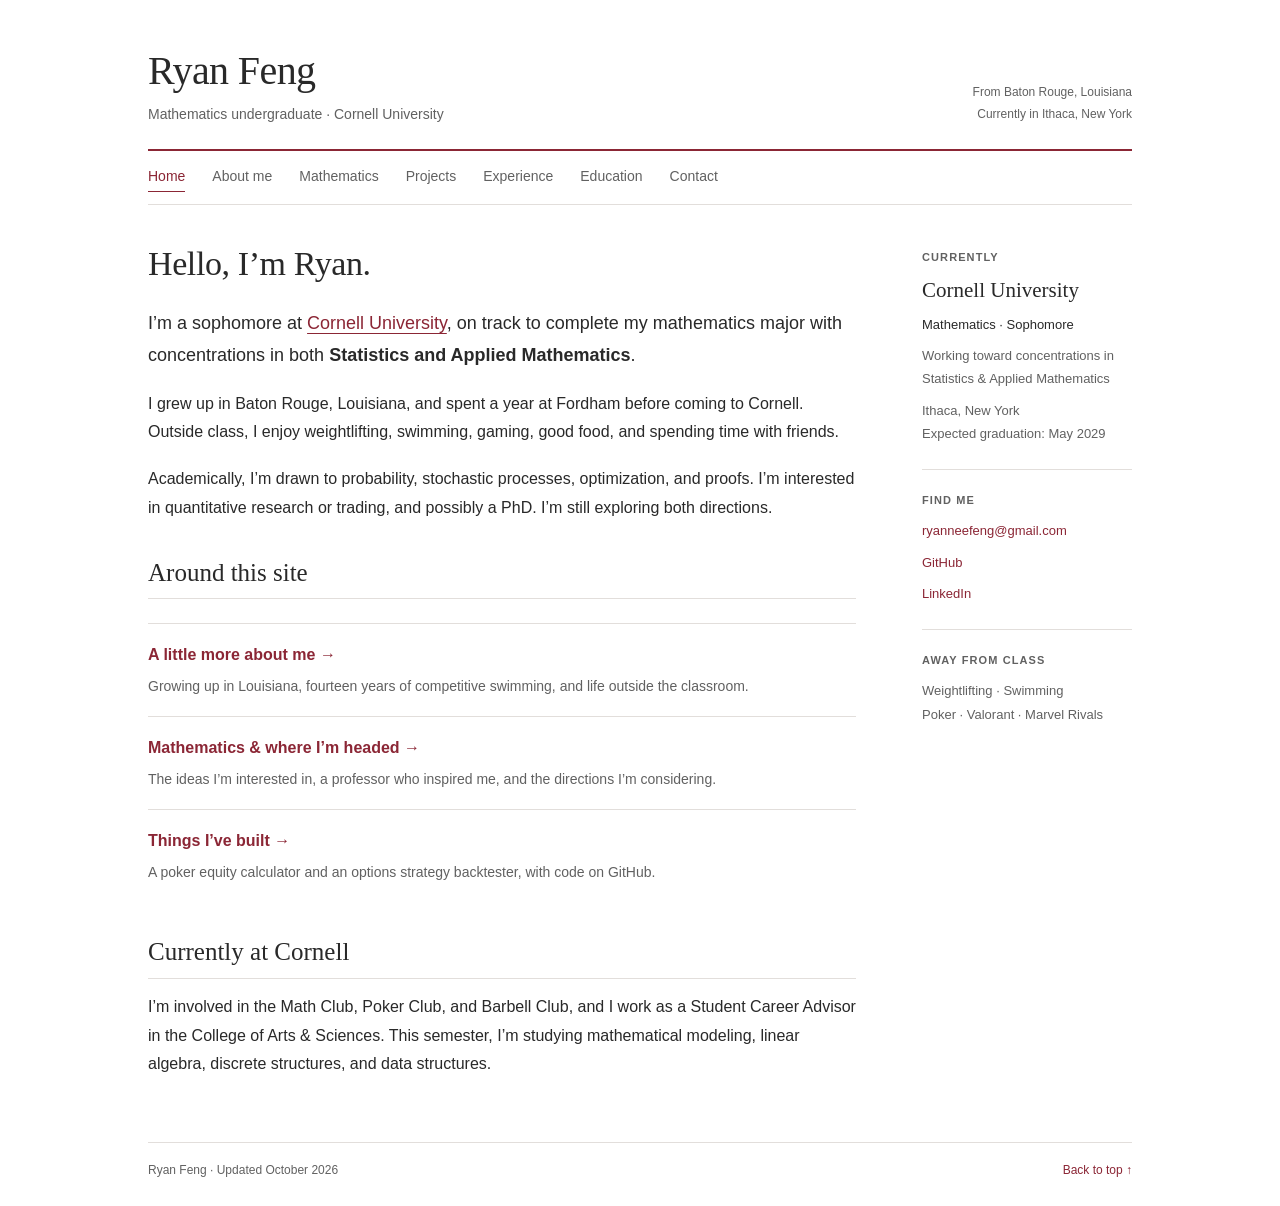
<file: index.html>
<!doctype html>
<html lang="en">
<head>
  <meta charset="utf-8">
  <meta name="viewport" content="width=device-width, initial-scale=1">
  <meta name="description" content="Ryan Feng, a Cornell sophomore studying mathematics with planned concentrations in Statistics and Applied Mathematics.">
  <meta name="theme-color" content="#8b2635">
  <title>Home | Ryan Feng</title>
  <link rel="stylesheet" href="styles.css">
</head>
<body>
  <a class="skip-link" href="#main">Skip to content</a>
  <div class="site" id="top">
    <header class="site-header">
      <div>
        <a class="brand" href="index.html">Ryan Feng</a>
        <p class="affiliation">Mathematics undergraduate · Cornell University</p>
      </div>
      <p class="header-note">From Baton Rouge, Louisiana<br>Currently in Ithaca, New York</p>
    </header>
    <nav class="main-nav" aria-label="Main navigation">
        <a href="index.html" aria-current="page">Home</a>
        <a href="about.html">About me</a>
        <a href="mathematics.html">Mathematics</a>
        <a href="projects.html">Projects</a>
        <a href="experience.html">Experience</a>
        <a href="education.html">Education</a>
        <a href="contact.html">Contact</a>
    </nav>
    <div class="page-layout">
      <main id="main">
        <h1>Hello, I’m Ryan.</h1>
        <p class="lead">I’m a sophomore at <a href="https://www.cornell.edu/">Cornell University</a>, on track to complete my mathematics major with concentrations in both <strong>Statistics and Applied Mathematics</strong>.</p>
        <p>I grew up in Baton Rouge, Louisiana, and spent a year at Fordham before coming to Cornell. Outside class, I enjoy weightlifting, swimming, gaming, good food, and spending time with friends.</p>
        <p>Academically, I’m drawn to probability, stochastic processes, optimization, and proofs. I’m interested in quantitative research or trading, and possibly a PhD. I’m still exploring both directions.</p>
        <h2>Around this site</h2>
        <ul class="explore">
          <li><a href="about.html">A little more about me →</a><p>Growing up in Louisiana, fourteen years of competitive swimming, and life outside the classroom.</p></li>
          <li><a href="mathematics.html">Mathematics &amp; where I’m headed →</a><p>The ideas I’m interested in, a professor who inspired me, and the directions I’m considering.</p></li>
          <li><a href="projects.html">Things I’ve built →</a><p>A poker equity calculator and an options strategy backtester, with code on GitHub.</p></li>
        </ul>
        <h2>Currently at Cornell</h2>
        <p>I’m involved in the Math Club, Poker Club, and Barbell Club, and I work as a Student Career Advisor in the College of Arts &amp; Sciences. This semester, I’m studying mathematical modeling, linear algebra, discrete structures, and data structures.</p>
      </main>
      <aside class="sidebar" aria-label="Profile and contact details">
        <div class="sidebar-block">
          <p class="eyebrow">Currently</p>
          <p class="sidebar-title">Cornell University</p>
          <p>Mathematics · Sophomore</p>
          <p class="quiet">Working toward concentrations in Statistics &amp; Applied Mathematics</p>
          <p class="quiet">Ithaca, New York<br>Expected graduation: May 2029</p>
        </div>
        <div class="sidebar-block">
          <p class="eyebrow">Find me</p>
          <ul class="sidebar-links">
            <li><a href="mailto:ryanneefeng@gmail.com">ryanneefeng@gmail.com</a></li>
            <li><a href="https://github.com/ryanneefeng">GitHub</a></li>
            <li><a href="https://www.linkedin.com/in/ryanneefeng">LinkedIn</a></li>
          </ul>
        </div>
        <div class="sidebar-block">
          <p class="eyebrow">Away from class</p>
          <p class="quiet">Weightlifting · Swimming<br>Poker · Valorant · Marvel Rivals</p>
        </div>
      </aside>
    </div>
    <footer class="site-footer">
      <span>Ryan Feng · Updated October 2026</span>
      <a href="#top">Back to top ↑</a>
    </footer>
  </div>
</body>
</html>
</file>
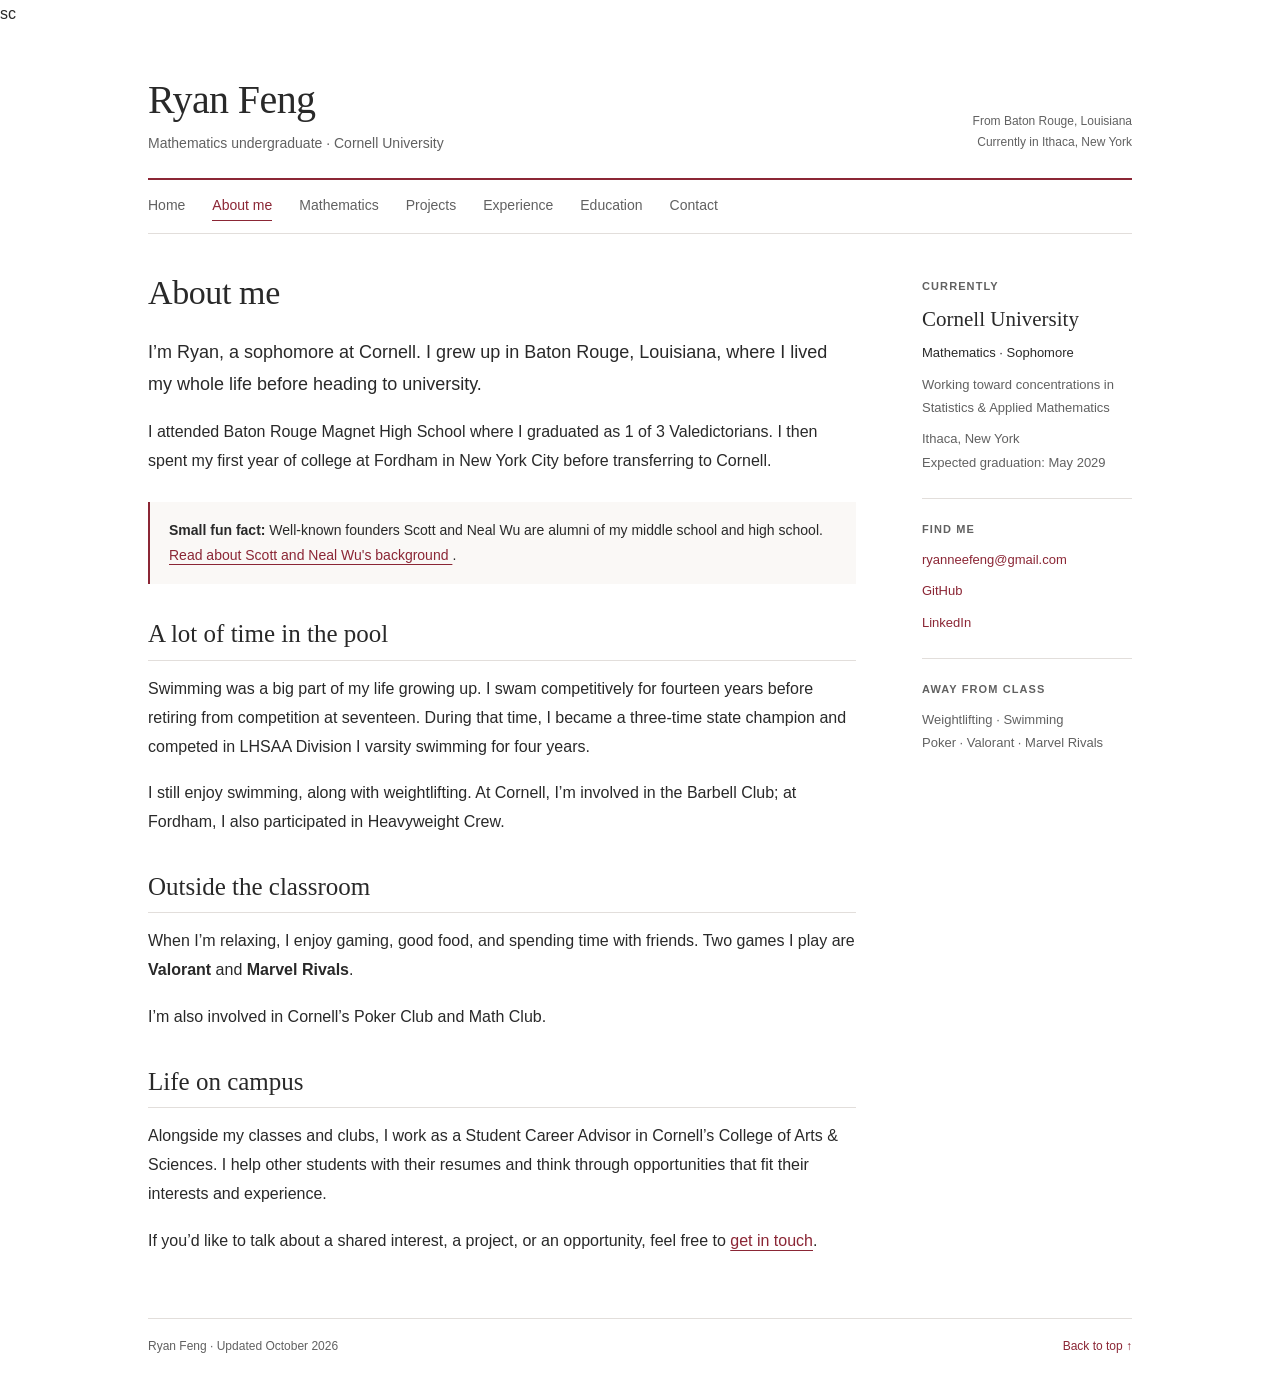
<file: about.html>
<!doctype html>
<html lang="en">
<head>
  <meta charset="utf-8">
  <meta name="viewport" content="width=device-width, initial-scale=1">
  <meta name="description" content="Ryan Feng on growing up in Baton Rouge, competitive swimming, weightlifting, gaming, and life at Cornell.">
  <meta name="theme-color" content="#8b2635">
  <title>About me | Ryan Feng</title>
  <link rel="stylesheet" href="styles.css">
</head>
<body>sc
  <a class="skip-link" href="#main">Skip to content</a>
  <div class="site" id="top">
    <header class="site-header">
      <div>
        <a class="brand" href="index.html">Ryan Feng</a>
        <p class="affiliation">Mathematics undergraduate · Cornell University</p>
      </div>
      <p class="header-note">From Baton Rouge, Louisiana<br>Currently in Ithaca, New York</p>
    </header>
    <nav class="main-nav" aria-label="Main navigation">
        <a href="index.html">Home</a>
        <a href="about.html" aria-current="page">About me</a>
        <a href="mathematics.html">Mathematics</a>
        <a href="projects.html">Projects</a>
        <a href="experience.html">Experience</a>
        <a href="education.html">Education</a>
        <a href="contact.html">Contact</a>
    </nav>
    <div class="page-layout">
      <main id="main">
        <h1>About me</h1>
        <p class="lead">I’m Ryan, a sophomore at Cornell. I grew up in Baton Rouge, Louisiana, where I lived my whole life before heading to university.</p>
        <p>I attended Baton Rouge Magnet High School where I graduated as 1 of 3 Valedictorians. I then spent my first year of college at Fordham in New York City before transferring to Cornell.</p>
        <div class="note"><p><strong> Small fun fact:</strong> Well-known founders Scott and Neal Wu are alumni of my middle school and high school. <a href="https://en.wikipedia.org/wiki/Scott_Wu">Read about Scott and Neal Wu's background </a>.</p></div>
        <h2>A lot of time in the pool</h2>
        <p>Swimming was a big part of my life growing up. I swam competitively for fourteen years before retiring from competition at seventeen. During that time, I became a three-time state champion and competed in LHSAA Division I varsity swimming for four years.</p>
        <p>I still enjoy swimming, along with weightlifting. At Cornell, I’m involved in the Barbell Club; at Fordham, I also participated in Heavyweight Crew.</p>
        <h2>Outside the classroom</h2>
        <p>When I’m relaxing, I enjoy gaming, good food, and spending time with friends. Two games I play are <strong>Valorant</strong> and <strong>Marvel Rivals</strong>.</p>
        <p>I’m also involved in Cornell’s Poker Club and Math Club.</p>
        <h2>Life on campus</h2>
        <p>Alongside my classes and clubs, I work as a Student Career Advisor in Cornell’s College of Arts &amp; Sciences. I help other students with their resumes and think through opportunities that fit their interests and experience.</p>
        <p>If you’d like to talk about a shared interest, a project, or an opportunity, feel free to <a href="contact.html">get in touch</a>.</p>
      </main>
      <aside class="sidebar" aria-label="Profile and contact details">
        <div class="sidebar-block">
          <p class="eyebrow">Currently</p>
          <p class="sidebar-title">Cornell University</p>
          <p>Mathematics · Sophomore</p>
          <p class="quiet">Working toward concentrations in Statistics &amp; Applied Mathematics</p>
          <p class="quiet">Ithaca, New York<br>Expected graduation: May 2029</p>
        </div>
        <div class="sidebar-block">
          <p class="eyebrow">Find me</p>
          <ul class="sidebar-links">
            <li><a href="mailto:ryanneefeng@gmail.com">ryanneefeng@gmail.com</a></li>
            <li><a href="https://github.com/ryanneefeng">GitHub</a></li>
            <li><a href="https://www.linkedin.com/in/ryanneefeng">LinkedIn</a></li>
          </ul>
        </div>
        <div class="sidebar-block">
          <p class="eyebrow">Away from class</p>
          <p class="quiet">Weightlifting · Swimming<br>Poker · Valorant · Marvel Rivals</p>
        </div>
      </aside>
    </div>
    <footer class="site-footer">
      <span>Ryan Feng · Updated October 2026</span>
      <a href="#top">Back to top ↑</a>
    </footer>
  </div>
</body>
</html>
</file>
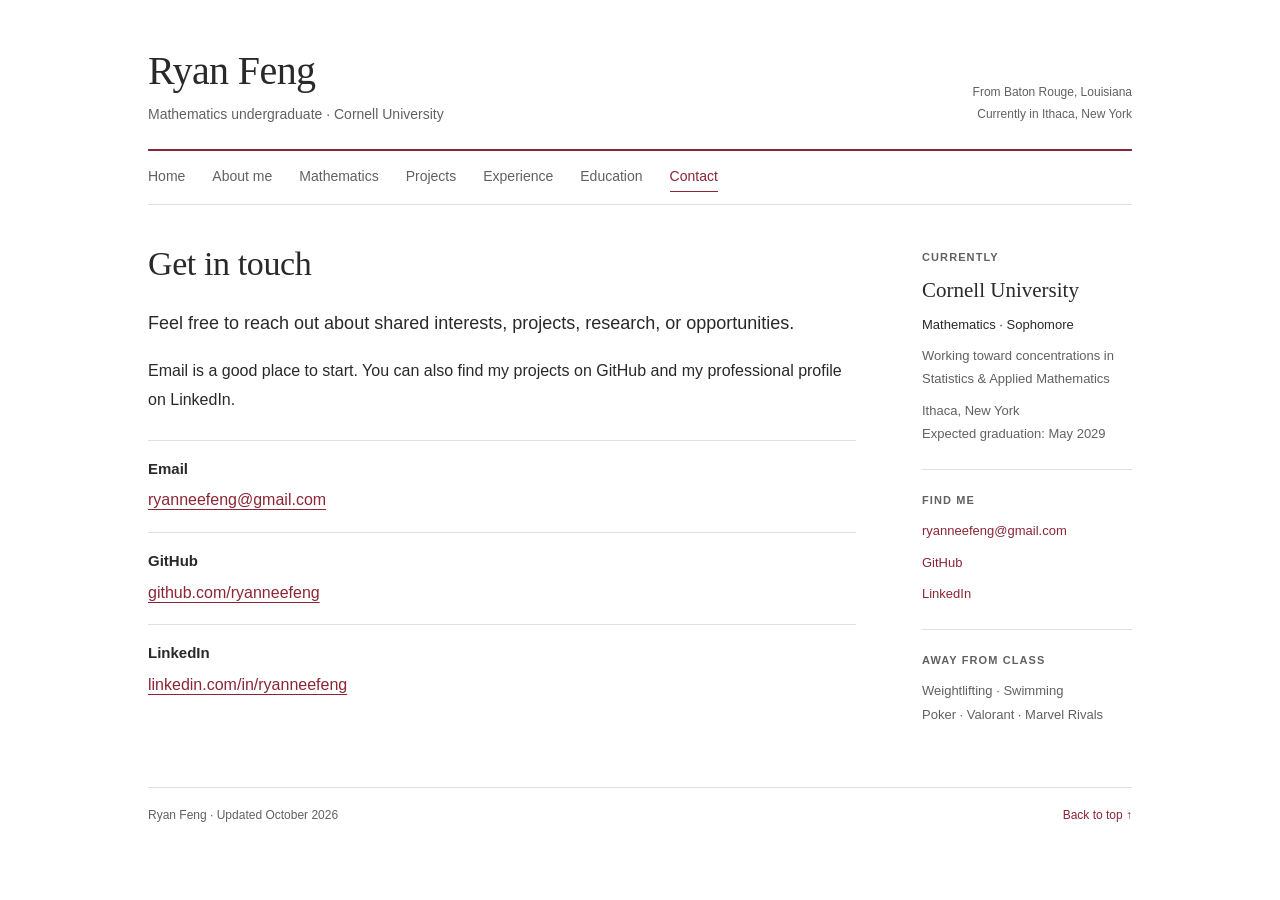
<file: contact.html>
<!doctype html>
<html lang="en">
<head>
  <meta charset="utf-8">
  <meta name="viewport" content="width=device-width, initial-scale=1">
  <meta name="description" content="Contact Ryan Feng by email, LinkedIn, or GitHub.">
  <meta name="theme-color" content="#8b2635">
  <title>Contact | Ryan Feng</title>
  <link rel="stylesheet" href="styles.css">
</head>
<body>
  <a class="skip-link" href="#main">Skip to content</a>
  <div class="site" id="top">
    <header class="site-header">
      <div>
        <a class="brand" href="index.html">Ryan Feng</a>
        <p class="affiliation">Mathematics undergraduate · Cornell University</p>
      </div>
      <p class="header-note">From Baton Rouge, Louisiana<br>Currently in Ithaca, New York</p>
    </header>
    <nav class="main-nav" aria-label="Main navigation">
        <a href="index.html">Home</a>
        <a href="about.html">About me</a>
        <a href="mathematics.html">Mathematics</a>
        <a href="projects.html">Projects</a>
        <a href="experience.html">Experience</a>
        <a href="education.html">Education</a>
        <a href="contact.html" aria-current="page">Contact</a>
    </nav>
    <div class="page-layout">
      <main id="main">
        <h1>Get in touch</h1>
        <p class="lead">Feel free to reach out about shared interests, projects, research, or opportunities.</p>
        <p>Email is a good place to start. You can also find my projects on GitHub and my professional profile on LinkedIn.</p>
        <div class="contact-options">
          <section class="contact-option" aria-labelledby="email-title"><h2 id="email-title">Email</h2><p><a href="mailto:ryanneefeng@gmail.com">ryanneefeng@gmail.com</a></p></section>
          <section class="contact-option" aria-labelledby="github-title"><h2 id="github-title">GitHub</h2><p><a href="https://github.com/ryanneefeng">github.com/ryanneefeng</a></p></section>
          <section class="contact-option" aria-labelledby="linkedin-title"><h2 id="linkedin-title">LinkedIn</h2><p><a href="https://www.linkedin.com/in/ryanneefeng">linkedin.com/in/ryanneefeng</a></p></section>
        </div>
      </main>
      <aside class="sidebar" aria-label="Profile and contact details">
        <div class="sidebar-block">
          <p class="eyebrow">Currently</p>
          <p class="sidebar-title">Cornell University</p>
          <p>Mathematics · Sophomore</p>
          <p class="quiet">Working toward concentrations in Statistics &amp; Applied Mathematics</p>
          <p class="quiet">Ithaca, New York<br>Expected graduation: May 2029</p>
        </div>
        <div class="sidebar-block">
          <p class="eyebrow">Find me</p>
          <ul class="sidebar-links">
            <li><a href="mailto:ryanneefeng@gmail.com">ryanneefeng@gmail.com</a></li>
            <li><a href="https://github.com/ryanneefeng">GitHub</a></li>
            <li><a href="https://www.linkedin.com/in/ryanneefeng">LinkedIn</a></li>
          </ul>
        </div>
        <div class="sidebar-block">
          <p class="eyebrow">Away from class</p>
          <p class="quiet">Weightlifting · Swimming<br>Poker · Valorant · Marvel Rivals</p>
        </div>
      </aside>
    </div>
    <footer class="site-footer">
      <span>Ryan Feng · Updated October 2026</span>
      <a href="#top">Back to top ↑</a>
    </footer>
  </div>
</body>
</html>
</file>
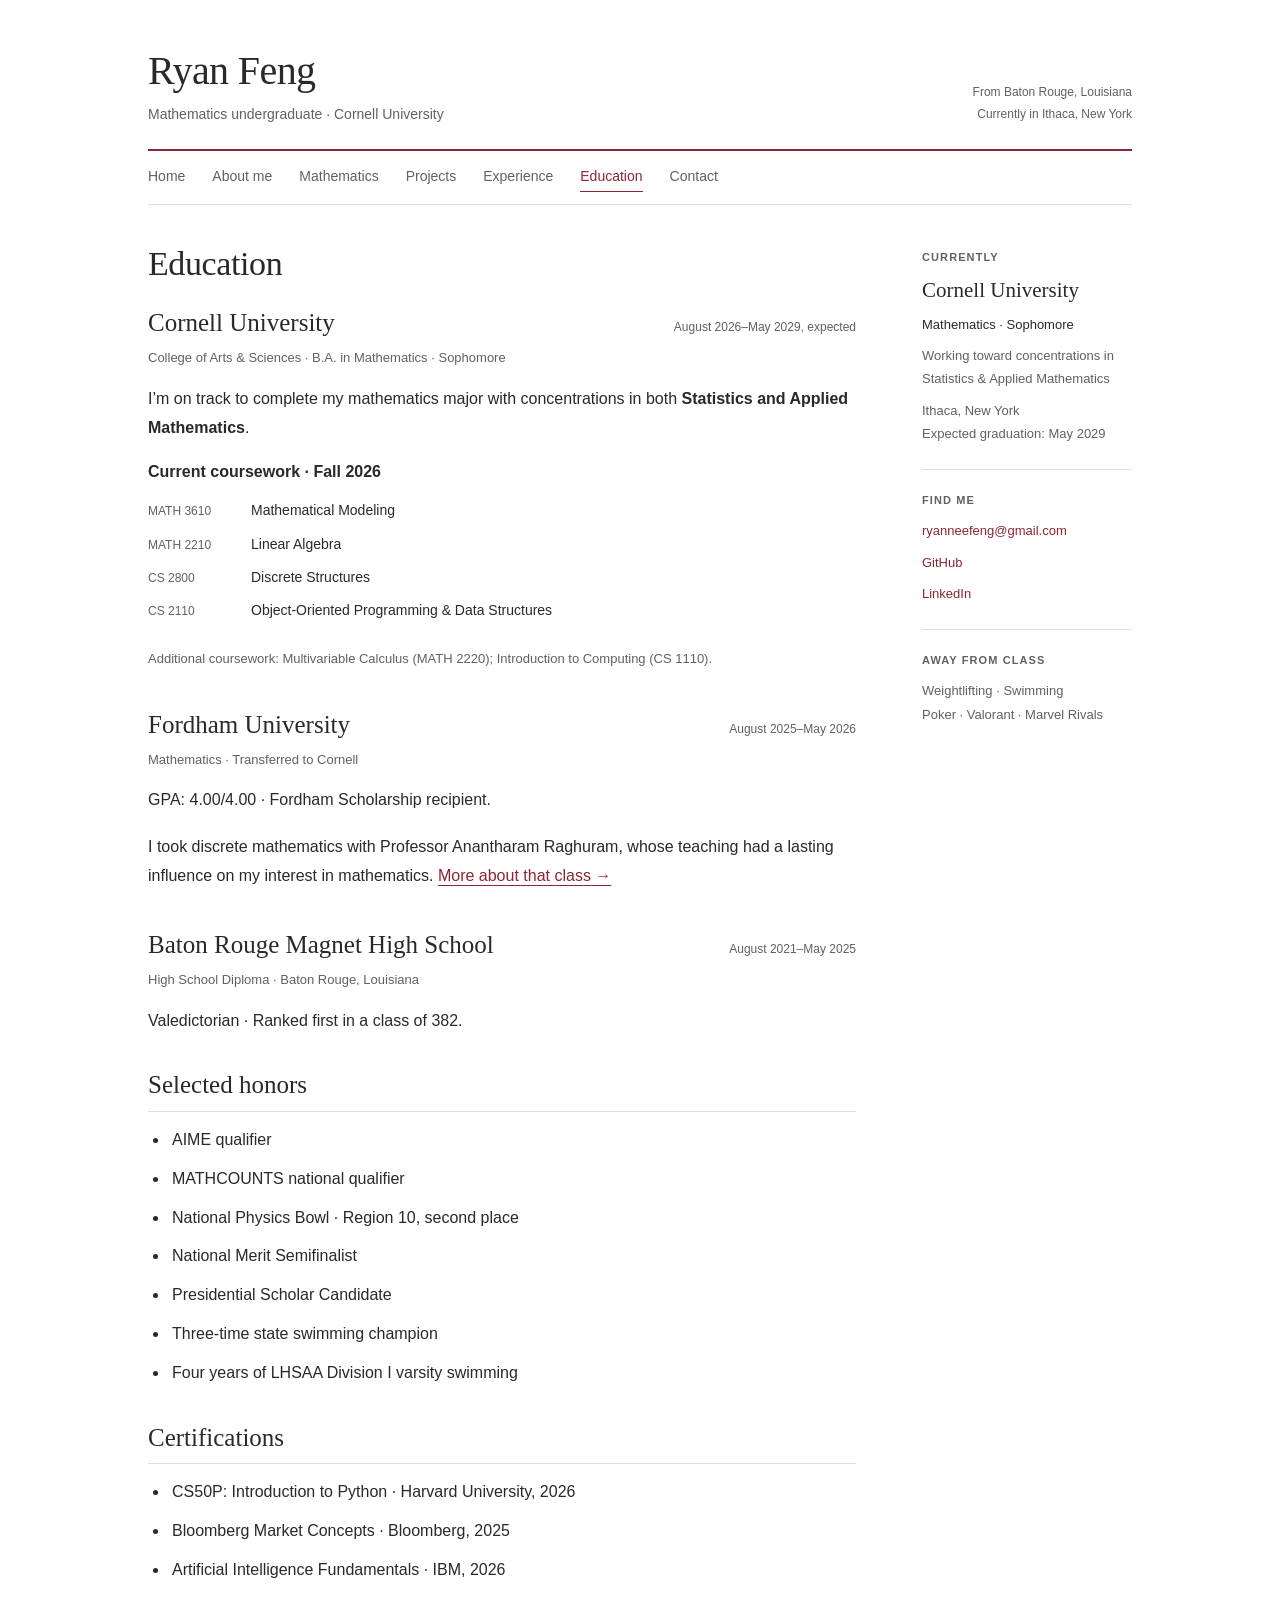
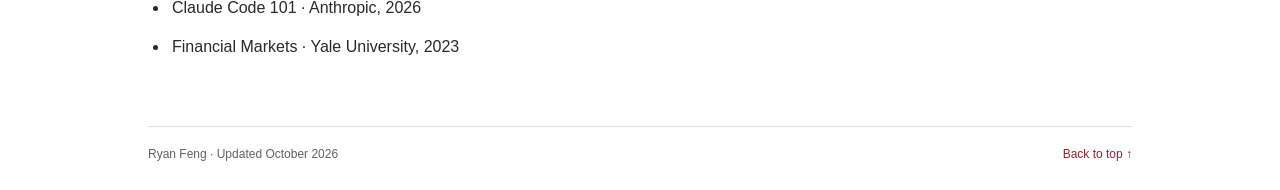
<file: education.html>
<!doctype html>
<html lang="en">
<head>
  <meta charset="utf-8">
  <meta name="viewport" content="width=device-width, initial-scale=1">
  <meta name="description" content="Ryan Feng’s education at Cornell, Fordham, and Baton Rouge Magnet High School, coursework, and honors.">
  <meta name="theme-color" content="#8b2635">
  <title>Education | Ryan Feng</title>
  <link rel="stylesheet" href="styles.css">
</head>
<body>
  <a class="skip-link" href="#main">Skip to content</a>
  <div class="site" id="top">
    <header class="site-header">
      <div>
        <a class="brand" href="index.html">Ryan Feng</a>
        <p class="affiliation">Mathematics undergraduate · Cornell University</p>
      </div>
      <p class="header-note">From Baton Rouge, Louisiana<br>Currently in Ithaca, New York</p>
    </header>
    <nav class="main-nav" aria-label="Main navigation">
        <a href="index.html">Home</a>
        <a href="about.html">About me</a>
        <a href="mathematics.html">Mathematics</a>
        <a href="projects.html">Projects</a>
        <a href="experience.html">Experience</a>
        <a href="education.html" aria-current="page">Education</a>
        <a href="contact.html">Contact</a>
    </nav>
    <div class="page-layout">
      <main id="main">
        <h1>Education</h1>
        <article class="entry">
          <div class="entry-header"><h2>Cornell University</h2><span class="entry-date">August 2026–May 2029, expected</span></div>
          <p class="entry-meta">College of Arts &amp; Sciences · B.A. in Mathematics · Sophomore</p>
          <p>I’m on track to complete my mathematics major with concentrations in both <strong>Statistics and Applied Mathematics</strong>.</p>
          <h3>Current coursework · Fall 2026</h3>
          <ul class="course-list">
            <li><span class="course-code">MATH 3610</span><span>Mathematical Modeling</span></li>
            <li><span class="course-code">MATH 2210</span><span>Linear Algebra</span></li>
            <li><span class="course-code">CS 2800</span><span>Discrete Structures</span></li>
            <li><span class="course-code">CS 2110</span><span>Object-Oriented Programming &amp; Data Structures</span></li>
          </ul>
          <p class="small">Additional coursework: Multivariable Calculus (MATH 2220); Introduction to Computing (CS 1110).</p>
        </article>
        <article class="entry">
          <div class="entry-header"><h2>Fordham University</h2><span class="entry-date">August 2025–May 2026</span></div>
          <p class="entry-meta">Mathematics · Transferred to Cornell</p>
          <p>GPA: 4.00/4.00 · Fordham Scholarship recipient.</p>
          <p>I took discrete mathematics with Professor Anantharam Raghuram, whose teaching had a lasting influence on my interest in mathematics. <a href="mathematics.html">More about that class →</a></p>
        </article>
        <article class="entry">
          <div class="entry-header"><h2>Baton Rouge Magnet High School</h2><span class="entry-date">August 2021–May 2025</span></div>
          <p class="entry-meta">High School Diploma · Baton Rouge, Louisiana</p>
          <p>Valedictorian · Ranked first in a class of 382.</p>
        </article>
        <h2>Selected honors</h2>
        <ul class="entry-list">
          <li>AIME qualifier</li>
          <li>MATHCOUNTS national qualifier</li>
          <li>National Physics Bowl · Region 10, second place</li>
          <li>National Merit Semifinalist</li>
          <li>Presidential Scholar Candidate</li>
          <li>Three-time state swimming champion</li>
          <li>Four years of LHSAA Division I varsity swimming</li>
        </ul>
        <h2>Certifications</h2>
        <ul class="entry-list">
          <li>CS50P: Introduction to Python · Harvard University, 2026</li>
          <li>Bloomberg Market Concepts · Bloomberg, 2025</li>
          <li>Artificial Intelligence Fundamentals · IBM, 2026</li>
          <li>Claude Code 101 · Anthropic, 2026</li>
          <li>Financial Markets · Yale University, 2023</li>
        </ul>
      </main>
      <aside class="sidebar" aria-label="Profile and contact details">
        <div class="sidebar-block">
          <p class="eyebrow">Currently</p>
          <p class="sidebar-title">Cornell University</p>
          <p>Mathematics · Sophomore</p>
          <p class="quiet">Working toward concentrations in Statistics &amp; Applied Mathematics</p>
          <p class="quiet">Ithaca, New York<br>Expected graduation: May 2029</p>
        </div>
        <div class="sidebar-block">
          <p class="eyebrow">Find me</p>
          <ul class="sidebar-links">
            <li><a href="mailto:ryanneefeng@gmail.com">ryanneefeng@gmail.com</a></li>
            <li><a href="https://github.com/ryanneefeng">GitHub</a></li>
            <li><a href="https://www.linkedin.com/in/ryanneefeng">LinkedIn</a></li>
          </ul>
        </div>
        <div class="sidebar-block">
          <p class="eyebrow">Away from class</p>
          <p class="quiet">Weightlifting · Swimming<br>Poker · Valorant · Marvel Rivals</p>
        </div>
      </aside>
    </div>
    <footer class="site-footer">
      <span>Ryan Feng · Updated October 2026</span>
      <a href="#top">Back to top ↑</a>
    </footer>
  </div>
</body>
</html>
</file>
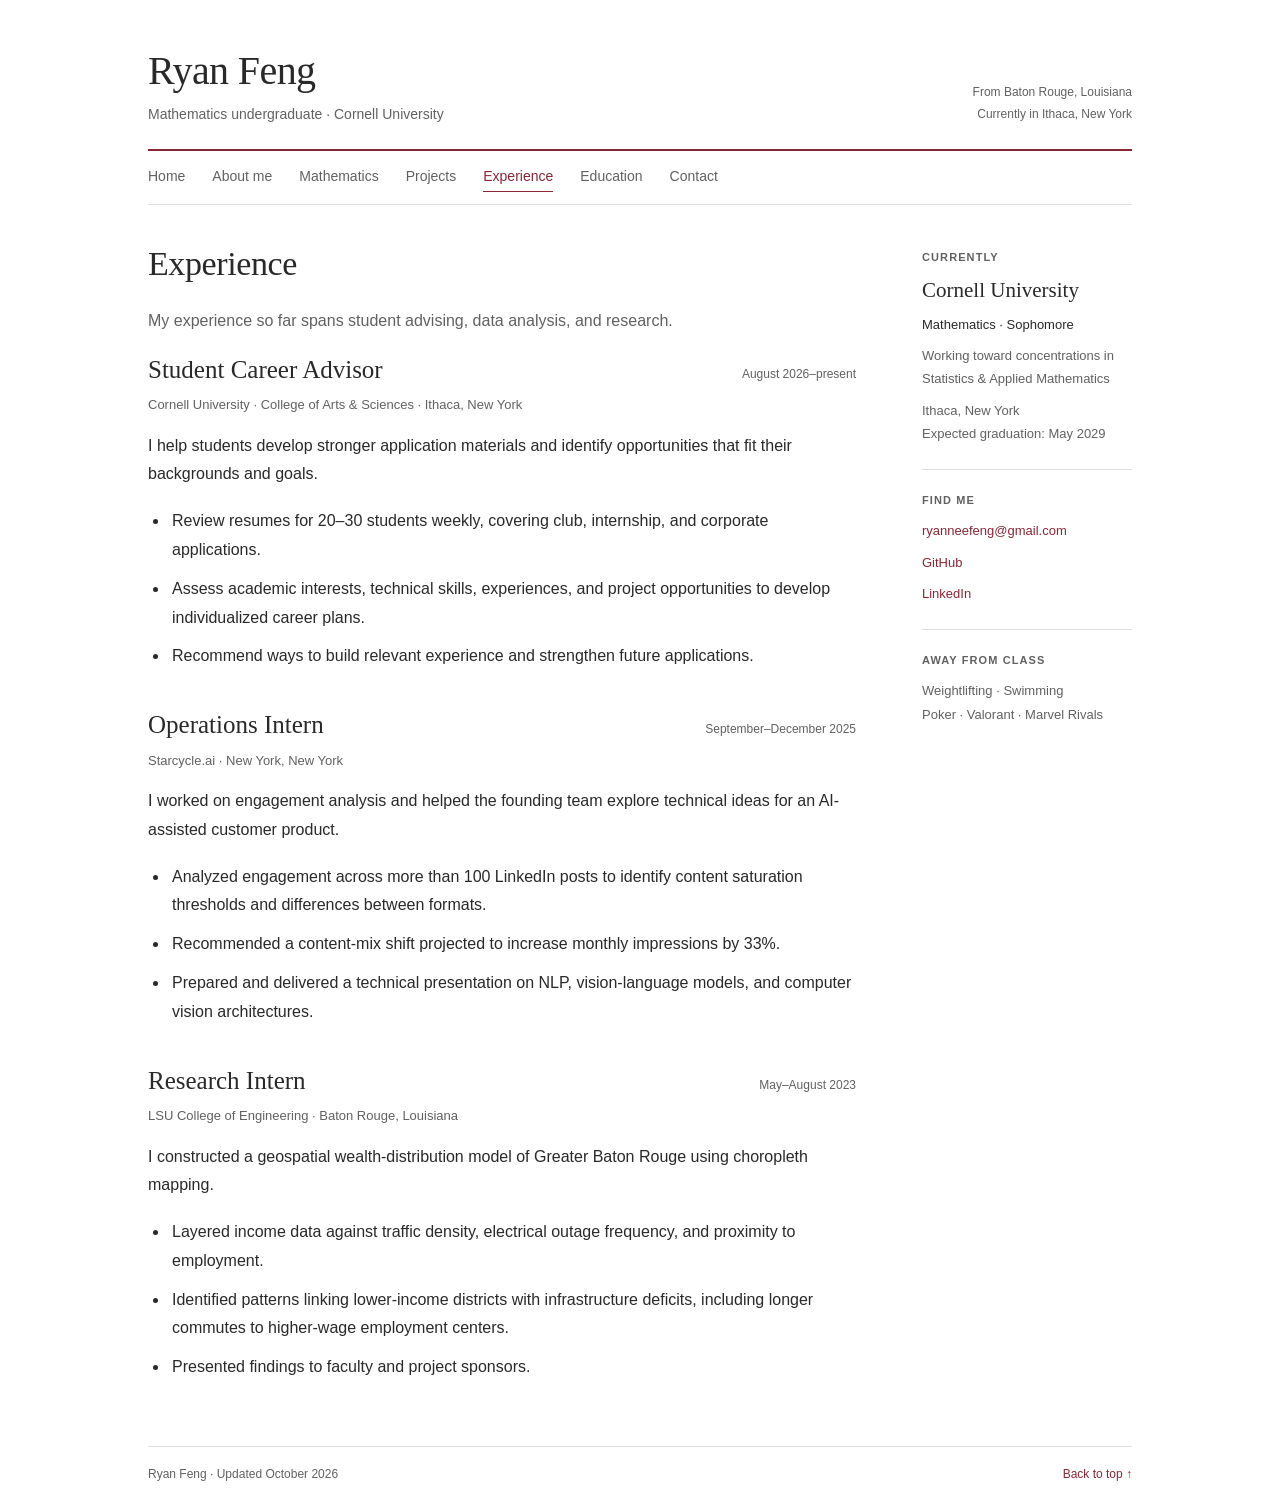
<file: experience.html>
<!doctype html>
<html lang="en">
<head>
  <meta charset="utf-8">
  <meta name="viewport" content="width=device-width, initial-scale=1">
  <meta name="description" content="Ryan Feng’s career advising, operations internship, and geospatial research experience.">
  <meta name="theme-color" content="#8b2635">
  <title>Experience | Ryan Feng</title>
  <link rel="stylesheet" href="styles.css">
</head>
<body>
  <a class="skip-link" href="#main">Skip to content</a>
  <div class="site" id="top">
    <header class="site-header">
      <div>
        <a class="brand" href="index.html">Ryan Feng</a>
        <p class="affiliation">Mathematics undergraduate · Cornell University</p>
      </div>
      <p class="header-note">From Baton Rouge, Louisiana<br>Currently in Ithaca, New York</p>
    </header>
    <nav class="main-nav" aria-label="Main navigation">
        <a href="index.html">Home</a>
        <a href="about.html">About me</a>
        <a href="mathematics.html">Mathematics</a>
        <a href="projects.html">Projects</a>
        <a href="experience.html" aria-current="page">Experience</a>
        <a href="education.html">Education</a>
        <a href="contact.html">Contact</a>
    </nav>
    <div class="page-layout">
      <main id="main">
        <h1>Experience</h1>
        <p class="page-intro">My experience so far spans student advising, data analysis, and research.</p>
        <article class="entry">
          <div class="entry-header"><h2>Student Career Advisor</h2><span class="entry-date">August 2026–present</span></div>
          <p class="entry-meta">Cornell University · College of Arts &amp; Sciences · Ithaca, New York</p>
          <p>I help students develop stronger application materials and identify opportunities that fit their backgrounds and goals.</p>
          <ul class="entry-list">
            <li>Review resumes for 20–30 students weekly, covering club, internship, and corporate applications.</li>
            <li>Assess academic interests, technical skills, experiences, and project opportunities to develop individualized career plans.</li>
            <li>Recommend ways to build relevant experience and strengthen future applications.</li>
          </ul>
        </article>
        <article class="entry">
          <div class="entry-header"><h2>Operations Intern</h2><span class="entry-date">September–December 2025</span></div>
          <p class="entry-meta">Starcycle.ai · New York, New York</p>
          <p>I worked on engagement analysis and helped the founding team explore technical ideas for an AI-assisted customer product.</p>
          <ul class="entry-list">
            <li>Analyzed engagement across more than 100 LinkedIn posts to identify content saturation thresholds and differences between formats.</li>
            <li>Recommended a content-mix shift projected to increase monthly impressions by 33%.</li>
            <li>Prepared and delivered a technical presentation on NLP, vision-language models, and computer vision architectures.</li>
          </ul>
        </article>
        <article class="entry">
          <div class="entry-header"><h2>Research Intern</h2><span class="entry-date">May–August 2023</span></div>
          <p class="entry-meta">LSU College of Engineering · Baton Rouge, Louisiana</p>
          <p>I constructed a geospatial wealth-distribution model of Greater Baton Rouge using choropleth mapping.</p>
          <ul class="entry-list">
            <li>Layered income data against traffic density, electrical outage frequency, and proximity to employment.</li>
            <li>Identified patterns linking lower-income districts with infrastructure deficits, including longer commutes to higher-wage employment centers.</li>
            <li>Presented findings to faculty and project sponsors.</li>
          </ul>
        </article>
      </main>
      <aside class="sidebar" aria-label="Profile and contact details">
        <div class="sidebar-block">
          <p class="eyebrow">Currently</p>
          <p class="sidebar-title">Cornell University</p>
          <p>Mathematics · Sophomore</p>
          <p class="quiet">Working toward concentrations in Statistics &amp; Applied Mathematics</p>
          <p class="quiet">Ithaca, New York<br>Expected graduation: May 2029</p>
        </div>
        <div class="sidebar-block">
          <p class="eyebrow">Find me</p>
          <ul class="sidebar-links">
            <li><a href="mailto:ryanneefeng@gmail.com">ryanneefeng@gmail.com</a></li>
            <li><a href="https://github.com/ryanneefeng">GitHub</a></li>
            <li><a href="https://www.linkedin.com/in/ryanneefeng">LinkedIn</a></li>
          </ul>
        </div>
        <div class="sidebar-block">
          <p class="eyebrow">Away from class</p>
          <p class="quiet">Weightlifting · Swimming<br>Poker · Valorant · Marvel Rivals</p>
        </div>
      </aside>
    </div>
    <footer class="site-footer">
      <span>Ryan Feng · Updated October 2026</span>
      <a href="#top">Back to top ↑</a>
    </footer>
  </div>
</body>
</html>
</file>
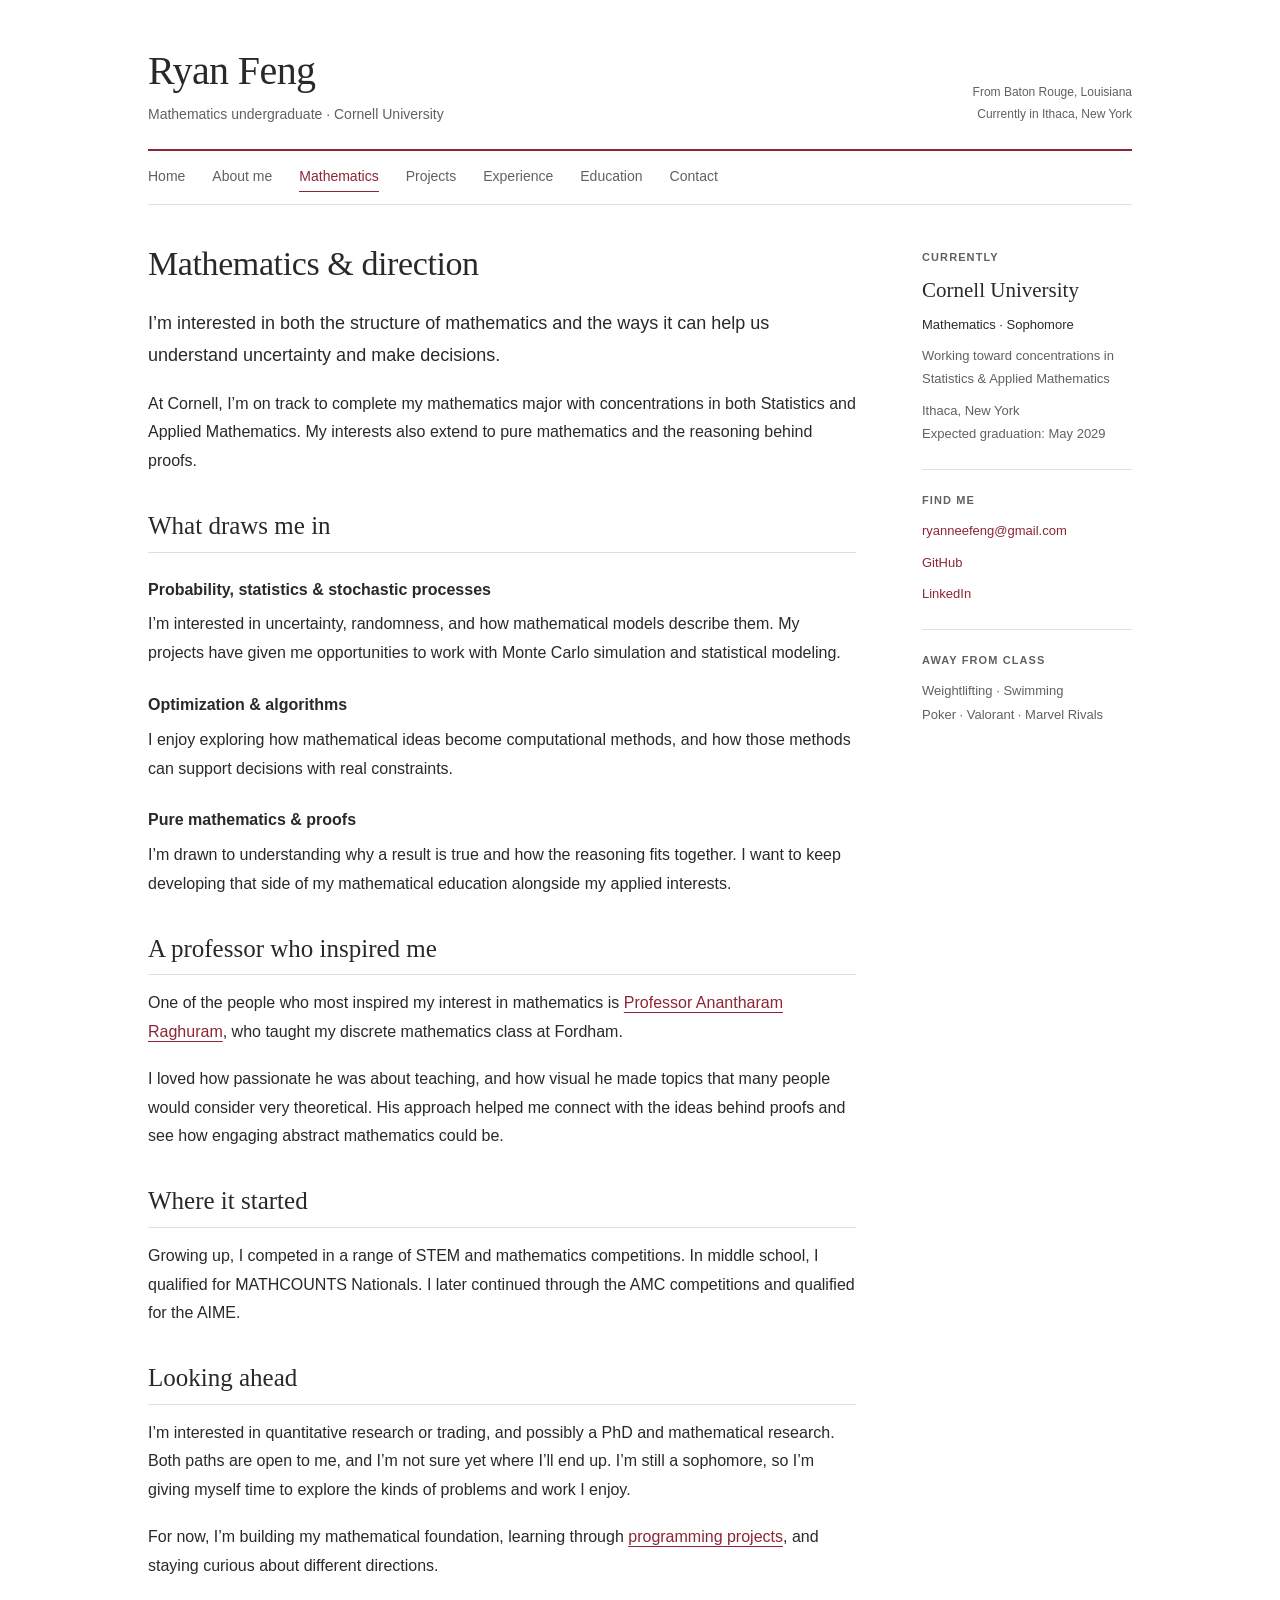
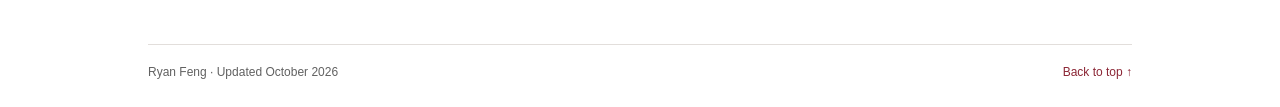
<file: mathematics.html>
<!doctype html>
<html lang="en">
<head>
  <meta charset="utf-8">
  <meta name="viewport" content="width=device-width, initial-scale=1">
  <meta name="description" content="Ryan Feng’s mathematical interests, Professor Anantharam Raghuram’s influence, and possible paths in quantitative work and graduate research.">
  <meta name="theme-color" content="#8b2635">
  <title>Mathematics | Ryan Feng</title>
  <link rel="stylesheet" href="styles.css">
</head>
<body>
  <a class="skip-link" href="#main">Skip to content</a>
  <div class="site" id="top">
    <header class="site-header">
      <div>
        <a class="brand" href="index.html">Ryan Feng</a>
        <p class="affiliation">Mathematics undergraduate · Cornell University</p>
      </div>
      <p class="header-note">From Baton Rouge, Louisiana<br>Currently in Ithaca, New York</p>
    </header>
    <nav class="main-nav" aria-label="Main navigation">
        <a href="index.html">Home</a>
        <a href="about.html">About me</a>
        <a href="mathematics.html" aria-current="page">Mathematics</a>
        <a href="projects.html">Projects</a>
        <a href="experience.html">Experience</a>
        <a href="education.html">Education</a>
        <a href="contact.html">Contact</a>
    </nav>
    <div class="page-layout">
      <main id="main">
        <h1>Mathematics &amp; direction</h1>
        <p class="lead">I’m interested in both the structure of mathematics and the ways it can help us understand uncertainty and make decisions.</p>
        <p>At Cornell, I’m on track to complete my mathematics major with concentrations in both Statistics and Applied Mathematics. My interests also extend to pure mathematics and the reasoning behind proofs.</p>
        <h2>What draws me in</h2>
        <dl class="topic-list">
          <dt>Probability, statistics &amp; stochastic processes</dt>
          <dd>I’m interested in uncertainty, randomness, and how mathematical models describe them. My projects have given me opportunities to work with Monte Carlo simulation and statistical modeling.</dd>
          <dt>Optimization &amp; algorithms</dt>
          <dd>I enjoy exploring how mathematical ideas become computational methods, and how those methods can support decisions with real constraints.</dd>
          <dt>Pure mathematics &amp; proofs</dt>
          <dd>I’m drawn to understanding why a result is true and how the reasoning fits together. I want to keep developing that side of my mathematical education alongside my applied interests.</dd>
        </dl>
        <h2>A professor who inspired me</h2>
        <p>One of the people who most inspired my interest in mathematics is <a href="https://sites.google.com/site/math4raghuram/">Professor Anantharam Raghuram</a>, who taught my discrete mathematics class at Fordham.</p>
        <p>I loved how passionate he was about teaching, and how visual he made topics that many people would consider very theoretical. His approach helped me connect with the ideas behind proofs and see how engaging abstract mathematics could be.</p>
        <h2>Where it started</h2>
        <p>Growing up, I competed in a range of STEM and mathematics competitions. In middle school, I qualified for MATHCOUNTS Nationals. I later continued through the AMC competitions and qualified for the AIME.</p>
        <h2>Looking ahead</h2>
        <p>I’m interested in quantitative research or trading, and possibly a PhD and mathematical research. Both paths are open to me, and I’m not sure yet where I’ll end up. I’m still a sophomore, so I’m giving myself time to explore the kinds of problems and work I enjoy.</p>
        <p>For now, I’m building my mathematical foundation, learning through <a href="projects.html">programming projects</a>, and staying curious about different directions.</p>
      </main>
      <aside class="sidebar" aria-label="Profile and contact details">
        <div class="sidebar-block">
          <p class="eyebrow">Currently</p>
          <p class="sidebar-title">Cornell University</p>
          <p>Mathematics · Sophomore</p>
          <p class="quiet">Working toward concentrations in Statistics &amp; Applied Mathematics</p>
          <p class="quiet">Ithaca, New York<br>Expected graduation: May 2029</p>
        </div>
        <div class="sidebar-block">
          <p class="eyebrow">Find me</p>
          <ul class="sidebar-links">
            <li><a href="mailto:ryanneefeng@gmail.com">ryanneefeng@gmail.com</a></li>
            <li><a href="https://github.com/ryanneefeng">GitHub</a></li>
            <li><a href="https://www.linkedin.com/in/ryanneefeng">LinkedIn</a></li>
          </ul>
        </div>
        <div class="sidebar-block">
          <p class="eyebrow">Away from class</p>
          <p class="quiet">Weightlifting · Swimming<br>Poker · Valorant · Marvel Rivals</p>
        </div>
      </aside>
    </div>
    <footer class="site-footer">
      <span>Ryan Feng · Updated October 2026</span>
      <a href="#top">Back to top ↑</a>
    </footer>
  </div>
</body>
</html>
</file>
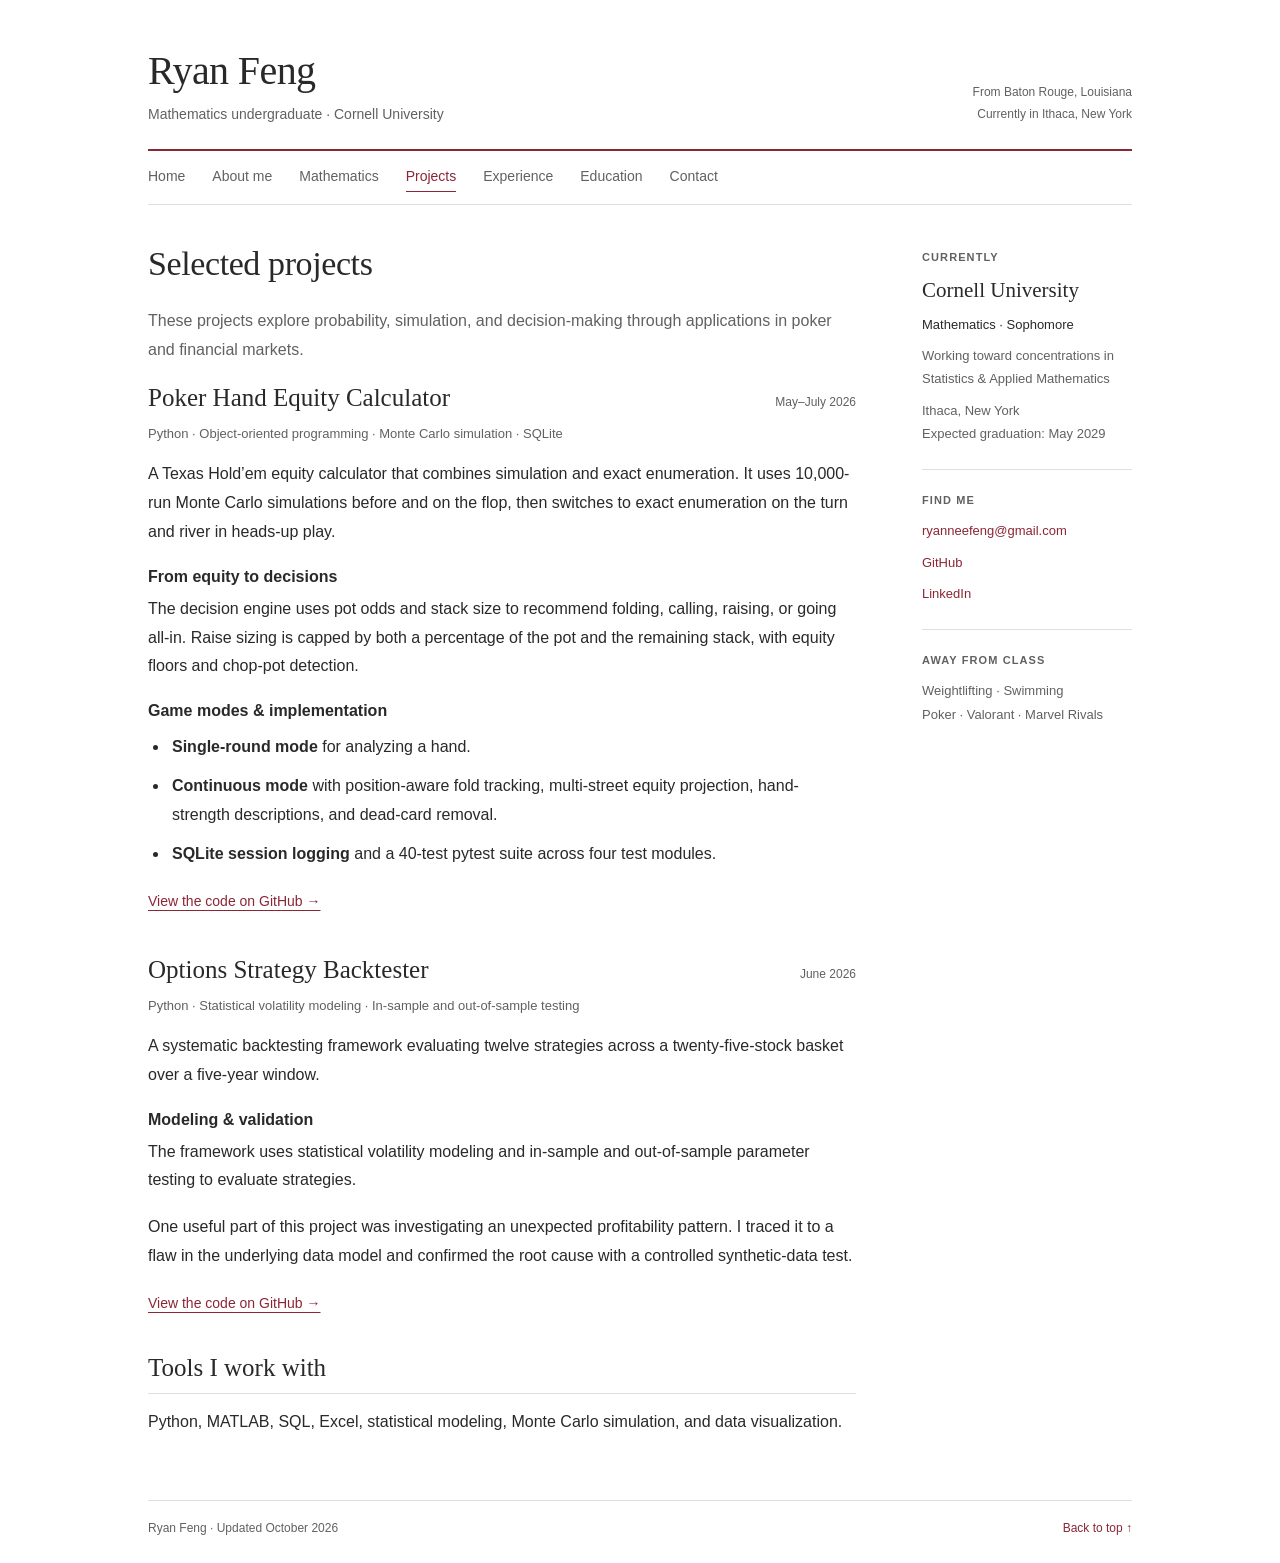
<file: projects.html>
<!doctype html>
<html lang="en">
<head>
  <meta charset="utf-8">
  <meta name="viewport" content="width=device-width, initial-scale=1">
  <meta name="description" content="Ryan Feng’s Poker Hand Equity Calculator and Options Strategy Backtester, with methods and GitHub links.">
  <meta name="theme-color" content="#8b2635">
  <title>Projects | Ryan Feng</title>
  <link rel="stylesheet" href="styles.css">
</head>
<body>
  <a class="skip-link" href="#main">Skip to content</a>
  <div class="site" id="top">
    <header class="site-header">
      <div>
        <a class="brand" href="index.html">Ryan Feng</a>
        <p class="affiliation">Mathematics undergraduate · Cornell University</p>
      </div>
      <p class="header-note">From Baton Rouge, Louisiana<br>Currently in Ithaca, New York</p>
    </header>
    <nav class="main-nav" aria-label="Main navigation">
        <a href="index.html">Home</a>
        <a href="about.html">About me</a>
        <a href="mathematics.html">Mathematics</a>
        <a href="projects.html" aria-current="page">Projects</a>
        <a href="experience.html">Experience</a>
        <a href="education.html">Education</a>
        <a href="contact.html">Contact</a>
    </nav>
    <div class="page-layout">
      <main id="main">
        <h1>Selected projects</h1>
        <p class="page-intro">These projects explore probability, simulation, and decision-making through applications in poker and financial markets.</p>
        <article class="entry">
          <div class="entry-header"><h2>Poker Hand Equity Calculator</h2><span class="entry-date">May–July 2026</span></div>
          <p class="entry-meta">Python · Object-oriented programming · Monte Carlo simulation · SQLite</p>
          <p>A Texas Hold’em equity calculator that combines simulation and exact enumeration. It uses 10,000-run Monte Carlo simulations before and on the flop, then switches to exact enumeration on the turn and river in heads-up play.</p>
          <h3>From equity to decisions</h3>
          <p>The decision engine uses pot odds and stack size to recommend folding, calling, raising, or going all-in. Raise sizing is capped by both a percentage of the pot and the remaining stack, with equity floors and chop-pot detection.</p>
          <h3>Game modes &amp; implementation</h3>
          <ul class="entry-list">
            <li><strong>Single-round mode</strong> for analyzing a hand.</li>
            <li><strong>Continuous mode</strong> with position-aware fold tracking, multi-street equity projection, hand-strength descriptions, and dead-card removal.</li>
            <li><strong>SQLite session logging</strong> and a 40-test pytest suite across four test modules.</li>
          </ul>
          <a class="project-link" href="https://github.com/ryanneefeng/PokerEquityCalculator">View the code on GitHub →</a>
        </article>
        <article class="entry">
          <div class="entry-header"><h2>Options Strategy Backtester</h2><span class="entry-date">June 2026</span></div>
          <p class="entry-meta">Python · Statistical volatility modeling · In-sample and out-of-sample testing</p>
          <p>A systematic backtesting framework evaluating twelve strategies across a twenty-five-stock basket over a five-year window.</p>
          <h3>Modeling &amp; validation</h3>
          <p>The framework uses statistical volatility modeling and in-sample and out-of-sample parameter testing to evaluate strategies.</p>
          <p>One useful part of this project was investigating an unexpected profitability pattern. I traced it to a flaw in the underlying data model and confirmed the root cause with a controlled synthetic-data test.</p>
          <a class="project-link" href="https://github.com/ryanneefeng/OptionsStrategyBacktester">View the code on GitHub →</a>
        </article>
        <h2>Tools I work with</h2>
        <p>Python, MATLAB, SQL, Excel, statistical modeling, Monte Carlo simulation, and data visualization.</p>
      </main>
      <aside class="sidebar" aria-label="Profile and contact details">
        <div class="sidebar-block">
          <p class="eyebrow">Currently</p>
          <p class="sidebar-title">Cornell University</p>
          <p>Mathematics · Sophomore</p>
          <p class="quiet">Working toward concentrations in Statistics &amp; Applied Mathematics</p>
          <p class="quiet">Ithaca, New York<br>Expected graduation: May 2029</p>
        </div>
        <div class="sidebar-block">
          <p class="eyebrow">Find me</p>
          <ul class="sidebar-links">
            <li><a href="mailto:ryanneefeng@gmail.com">ryanneefeng@gmail.com</a></li>
            <li><a href="https://github.com/ryanneefeng">GitHub</a></li>
            <li><a href="https://www.linkedin.com/in/ryanneefeng">LinkedIn</a></li>
          </ul>
        </div>
        <div class="sidebar-block">
          <p class="eyebrow">Away from class</p>
          <p class="quiet">Weightlifting · Swimming<br>Poker · Valorant · Marvel Rivals</p>
        </div>
      </aside>
    </div>
    <footer class="site-footer">
      <span>Ryan Feng · Updated October 2026</span>
      <a href="#top">Back to top ↑</a>
    </footer>
  </div>
</body>
</html>
</file>
<file: styles.css>
/* Shared styles for Ryan Feng's personal website. */
:root {
  --ink: #292929;
  --muted: #616161;
  --accent: #8b2635;
  --line: #e2dedb;
  --soft: #faf8f6;
  --serif: Georgia, "Times New Roman", serif;
  --sans: -apple-system, BlinkMacSystemFont, "Segoe UI", Roboto, Helvetica, Arial, sans-serif;
}

* { box-sizing: border-box; }
html { scroll-behavior: smooth; }
body { margin: 0; background: #fff; color: var(--ink); font: 16px/1.8 var(--sans); }
a { color: var(--accent); text-underline-offset: 4px; }
a:hover { text-decoration-thickness: 2px; }
a:focus-visible { outline: 2px solid var(--accent); outline-offset: 5px; }
::selection { background: #f1dce0; }
.skip-link { position: absolute; top: -80px; left: 18px; background: white; padding: 8px 14px; }
.skip-link:focus { top: 12px; z-index: 10; }
.site { max-width: 1080px; margin: 0 auto; padding: 48px 48px 24px; }
.site-header { display: flex; justify-content: space-between; align-items: flex-end; gap: 25px; padding-bottom: 22px; border-bottom: 2px solid var(--accent); }
.brand { font: 400 40px/1.15 var(--serif); color: var(--ink); text-decoration: none; letter-spacing: -.6px; }
.brand:hover { text-decoration: none; color: var(--accent); }
.affiliation { margin: 8px 0 0; color: var(--muted); font-size: 14px; }
.header-note { margin: 0 0 2px; color: var(--muted); font-size: 12px; text-align: right; }
.main-nav { display: flex; flex-wrap: wrap; gap: 8px 27px; padding: 13px 0; border-bottom: 1px solid var(--line); margin-bottom: 38px; }
.main-nav a { color: var(--muted); text-decoration: none; font-size: 14px; padding: 0 0 2px; }
.main-nav a:hover { color: var(--accent); }
.main-nav a[aria-current="page"] { color: var(--accent); box-shadow: 0 1px 0 var(--accent); }
.page-layout { display: grid; grid-template-columns: minmax(0, 1fr) 210px; gap: 66px; align-items: start; }
main { min-width: 0; }
h1 { font: 400 34px/1.25 var(--serif); letter-spacing: -.4px; margin: 0 0 21px; }
h2 { font: 400 25px/1.3 var(--serif); margin: 34px 0 14px; padding-bottom: 9px; border-bottom: 1px solid var(--line); }
h3 { font-size: 16px; line-height: 1.5; margin: 18px 0 6px; font-weight: 600; }
p { margin: 0 0 18px; }
strong { font-weight: 600; }
.lead { font-size: 18px; line-height: 1.8; }
.page-intro { color: var(--muted); }
.eyebrow { color: var(--muted); font-size: 11px; font-weight: 600; text-transform: uppercase; letter-spacing: .1em; margin: 0 0 10px; }
.sidebar { position: sticky; top: 28px; padding-top: 5px; font-size: 13px; }
.sidebar-block + .sidebar-block { margin-top: 24px; padding-top: 21px; border-top: 1px solid var(--line); }
.sidebar p { margin-bottom: 8px; }
.sidebar-title { font: 400 21px/1.35 var(--serif); }
.quiet { color: var(--muted); }
.sidebar-links { list-style: none; padding: 0; margin: 0; }
.sidebar-links li { margin: 0 0 8px; }
.sidebar-links a { overflow-wrap: anywhere; text-decoration: none; }
.sidebar-links a:hover { text-decoration: underline; }
.note { margin: 26px 0; padding: 16px 19px; border-left: 2px solid var(--accent); background: var(--soft); font-size: 14px; }
.note p:last-child { margin-bottom: 0; }
.explore { list-style: none; padding: 0; margin: 24px 0 0; }
.explore li { padding: 17px 0; border-top: 1px solid var(--line); }
.explore a { font-size: 16px; font-weight: 600; text-decoration: none; }
.explore a:hover { text-decoration: underline; }
.explore p { margin: 4px 0 0; color: var(--muted); font-size: 14px; }
.small { font-size: 13px; color: var(--muted); }
.entry + .entry { margin-top: 38px; }
.entry-header { display: flex; justify-content: space-between; align-items: baseline; flex-wrap: wrap; gap: 3px 18px; }
.entry-header h2 { margin: 0; padding: 0; border: none; }
.entry-date { font-size: 12px; color: var(--muted); white-space: nowrap; font-variant-numeric: tabular-nums; }
.entry-meta { font-size: 13px; color: var(--muted); margin: 7px 0 15px; }
.entry-list { padding-left: 21px; margin: 10px 0 19px; }
.entry-list li { margin-bottom: 10px; padding-left: 3px; }
.project-link { display: inline-block; font-size: 14px; margin-top: 2px; }
.topic-list { margin: 0; }
.topic-list dt { margin-top: 23px; font-weight: 600; }
.topic-list dd { margin: 6px 0 0; }
.course-list { list-style: none; padding: 0; margin: 14px 0 24px; }
.course-list li { display: flex; gap: 17px; margin: 8px 0; font-size: 14px; }
.course-code { flex: 0 0 86px; color: var(--muted); font-size: 12px; padding-top: 3px; font-variant-numeric: tabular-nums; }
.contact-options { margin: 25px 0; }
.contact-option { border-top: 1px solid var(--line); padding: 17px 0; }
.contact-option h2 { font: 600 15px/1.5 var(--sans); margin: 0 0 6px; padding: 0; border: 0; }
.contact-option p { margin: 0; overflow-wrap: anywhere; }
.site-footer { display: flex; justify-content: space-between; flex-wrap: wrap; gap: 10px; margin-top: 45px; padding: 17px 0 0; border-top: 1px solid var(--line); color: var(--muted); font-size: 12px; }
.site-footer a { text-decoration: none; }

@media (max-width: 850px) {
  .site { padding: 34px 29px 22px; }
  .page-layout { grid-template-columns: minmax(0, 1fr) 190px; gap: 35px; }
  .header-note { display: none; }
  .main-nav { gap: 9px 23px; }
}

@media (max-width: 650px) {
  .site { padding: 27px 22px 20px; }
  .brand { font-size: 34px; }
  .affiliation { font-size: 13px; }
  .main-nav { gap: 10px 21px; margin-bottom: 29px; }
  .main-nav a { font-size: 13px; }
  .page-layout { display: flex; flex-direction: column; gap: 35px; }
  h1 { font-size: 30px; }
  h2 { font-size: 23px; }
  .lead { font-size: 17px; }
  .sidebar { position: static; width: 100%; border-top: 1px solid var(--line); padding-top: 22px; }
  .sidebar-block + .sidebar-block { margin-top: 18px; padding-top: 17px; }
  .sidebar-links { display: flex; flex-wrap: wrap; gap: 7px 20px; }
  .sidebar-links li { margin: 0; }
  .entry-header { display: block; }
  .entry-date { display: block; margin-top: 5px; }
  .course-list li { gap: 10px; }
  .course-code { flex-basis: 80px; }
  .site-footer { margin-top: 32px; }
}

@media (prefers-reduced-motion: reduce) { html { scroll-behavior: auto; } }

@media print {
  body { color: #000; font-size: 11pt; }
  .site { max-width: none; padding: 0; }
  .page-layout { display: block; }
  .main-nav, .sidebar, .skip-link, .header-note { display: none; }
  .site-header { margin-bottom: 24px; }
  .note { background: none; }
  h2, h3 { break-after: avoid; }
  .entry-header { break-after: avoid; }
  a { color: #000; }
}
</file>
